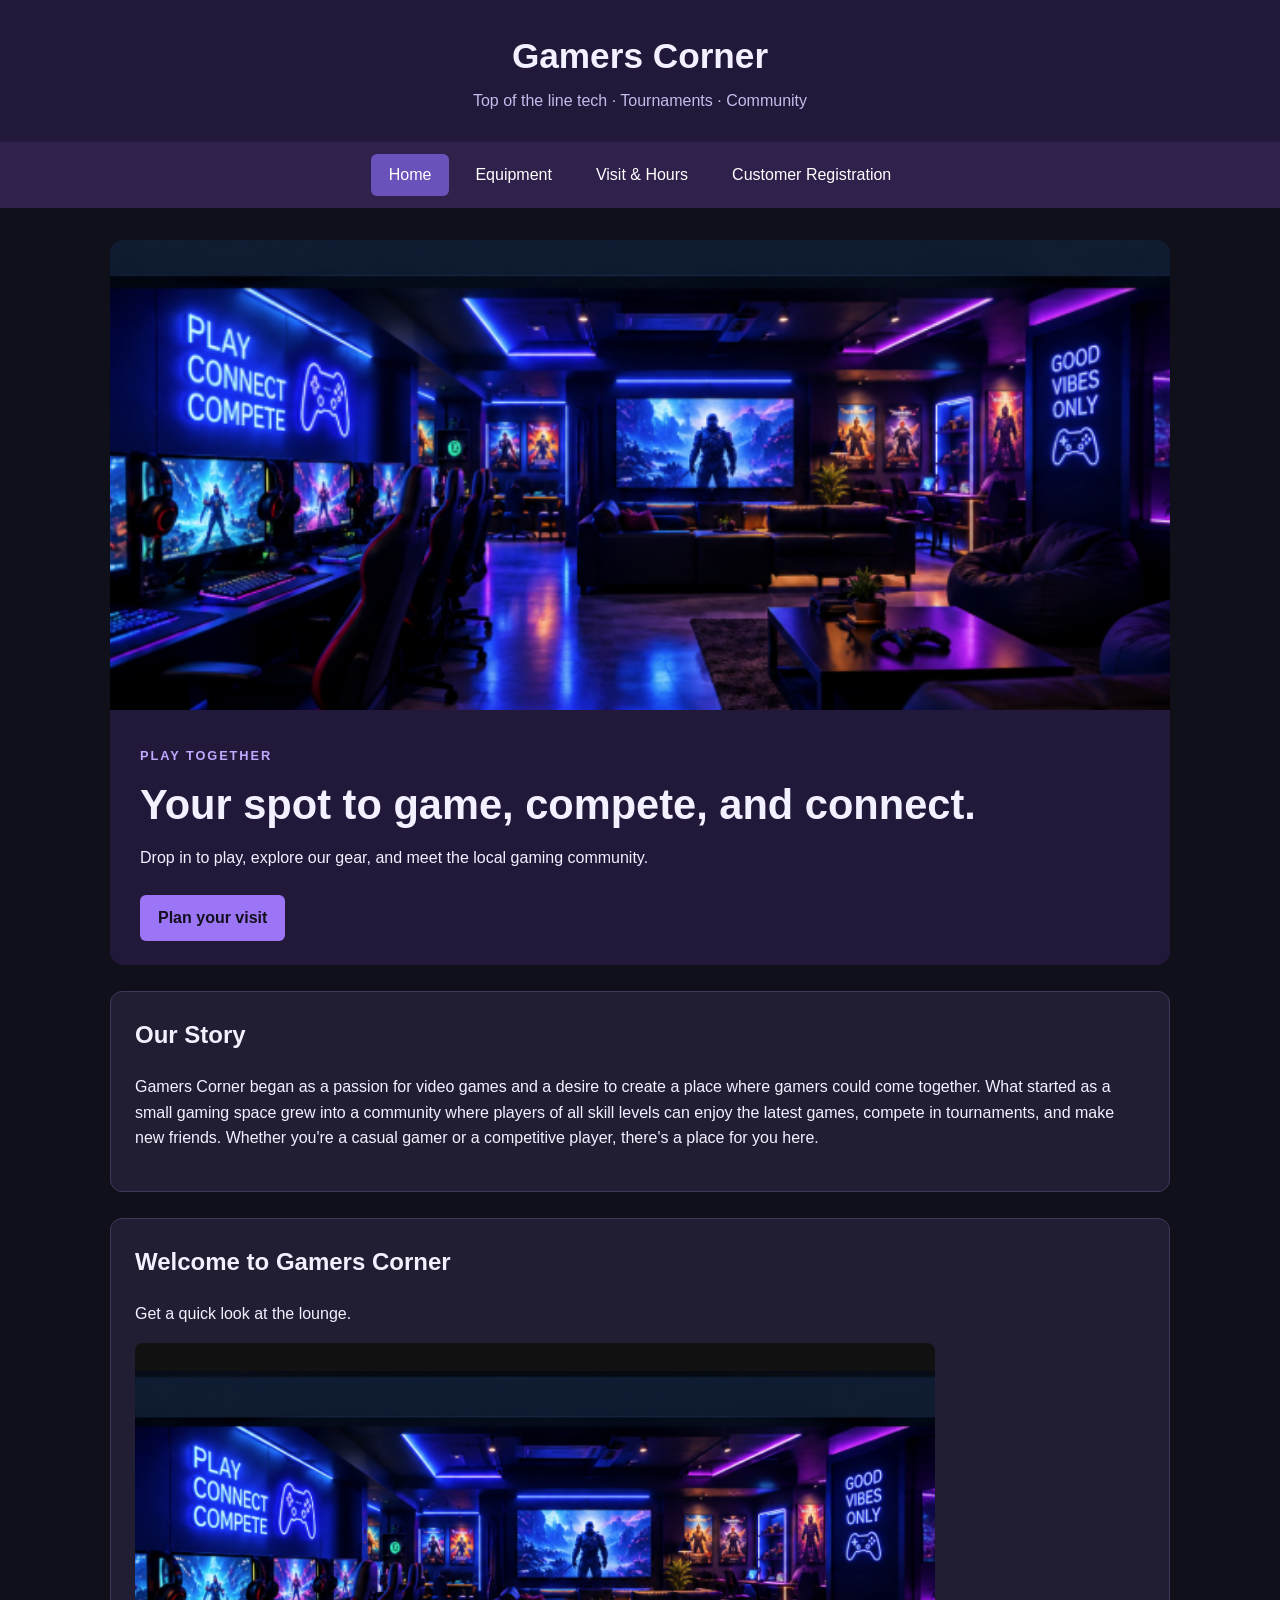
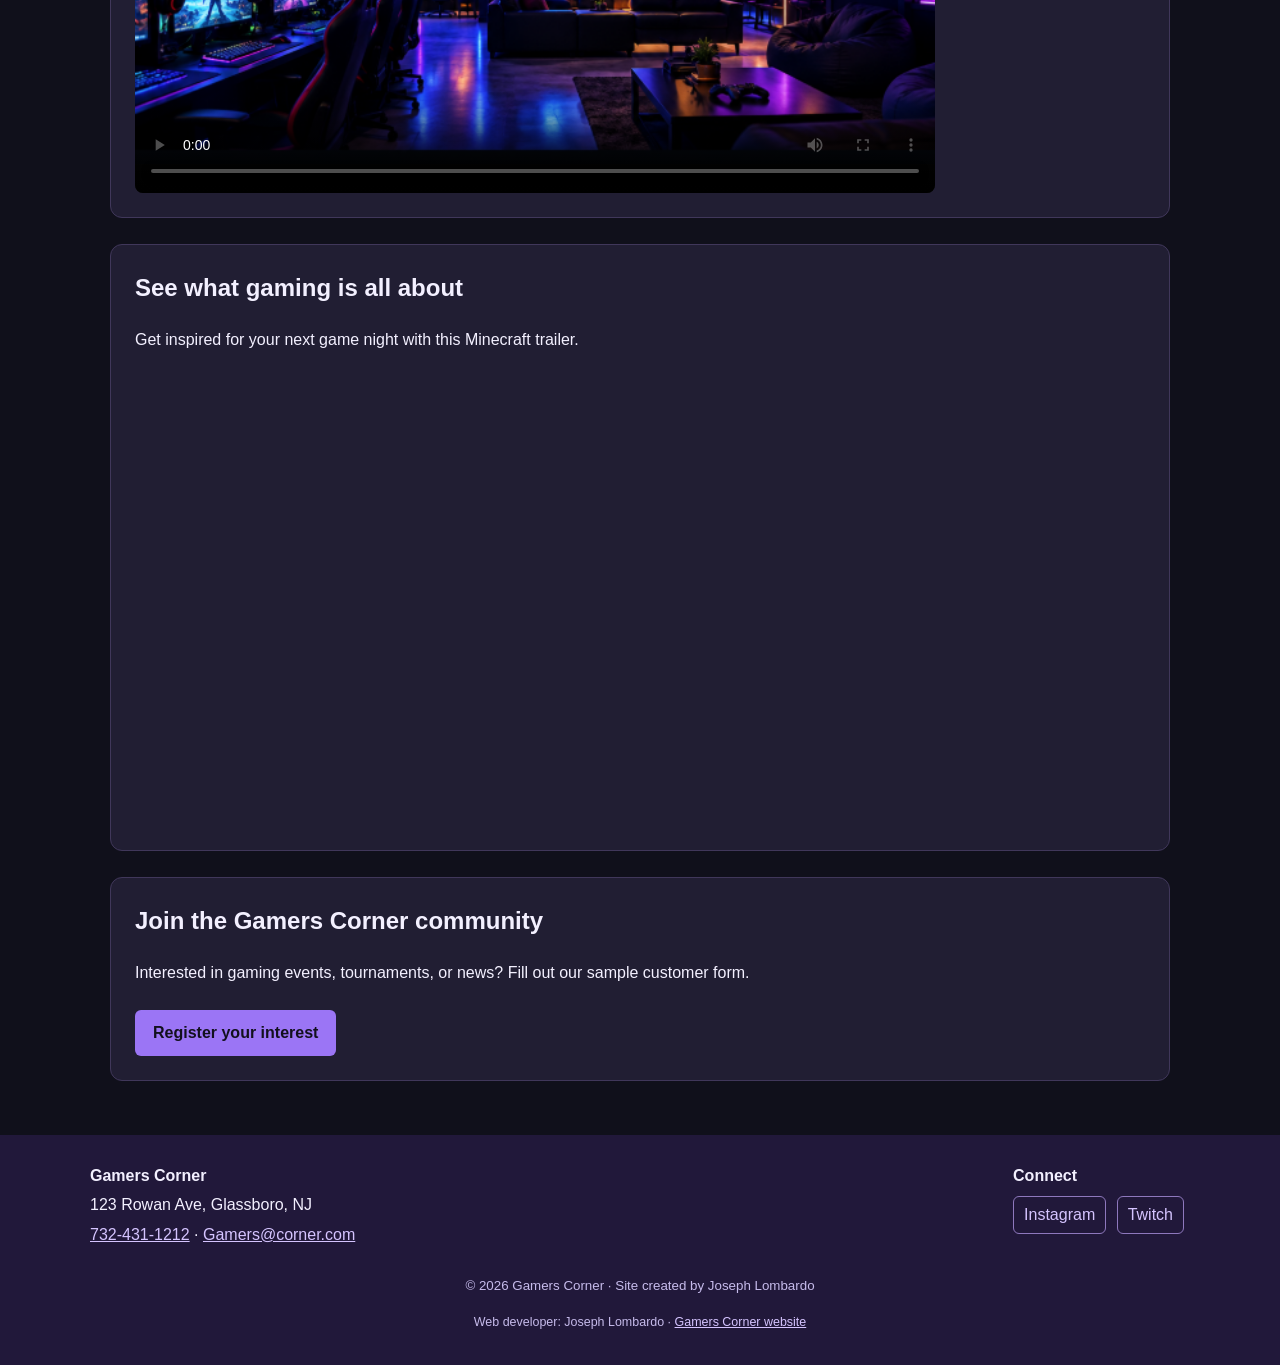
<file: index.html>
<!DOCTYPE html>
<!-- GitHub Pages website URL: REPLACE WITH YOUR ACTUAL LINK AFTER DEPLOYMENT. Example format: https://YOUR-USERNAME.github.io/GamersCorner/ -->
<html lang="en">
<head>
<meta charset="utf-8"/>
<meta content="width=device-width, initial-scale=1" name="viewport"/>
<title>Home | Gamers Corner</title>
<link href="Home_Doc.css" rel="stylesheet"/>
</head>
<body>
<header><h1>Gamers Corner</h1><p>Top of the line tech · Tournaments · Community</p></header>
<nav aria-label="Main navigation">
<a aria-current="page" href="index.html">Home</a>
<a href="ListTypes.html">Equipment</a>
<a href="HeadLines.html">Visit &amp; Hours</a>
<a href="Customer.html">Customer Registration</a>
</nav>
<main><section class="hero"><img alt="Colorful gaming lounge with computers and gaming stations" src="Gamer lounge.png"/><div class="hero-copy"><p class="eyebrow">Play together</p><h2>Your spot to game, compete, and connect.</h2><p>Drop in to play, explore our gear, and meet the local gaming community.</p><a class="button" href="HeadLines.html">Plan your visit</a></div></section><section class="panel"><h2>Our Story</h2><p>Gamers Corner began as a passion for video games and a desire to create a place where gamers could come together. What started as a small gaming space grew into a community where players of all skill levels can enjoy the latest games, compete in tournaments, and make new friends. Whether you're a casual gamer or a competitive player, there's a place for you here.</p></section><section class="panel"><h2>Welcome to Gamers Corner</h2><p>Get a quick look at the lounge.</p><video class="promo-video" controls="" playsinline="" poster="Gamer lounge.png" preload="metadata"><source src="GamersCorner_Promo.mp4" type="video/mp4"/>Your browser does not support this video.</video></section><section class="panel"><h2>See what gaming is all about</h2><p>Get inspired for your next game night with this Minecraft trailer.</p><div class="video"><iframe allow="accelerometer; autoplay; clipboard-write; encrypted-media; gyroscope; picture-in-picture; web-share" allowfullscreen="" loading="lazy" referrerpolicy="strict-origin-when-cross-origin" src="https://www.youtube.com/embed/MmB9b5njVbA" title="Minecraft official trailer"></iframe></div></section><section class="panel"><h2>Join the Gamers Corner community</h2>
<p>Interested in gaming events, tournaments, or news? Fill out our sample customer form.</p>
<a class="button" href="Customer.html">Register your interest</a></section></main>
<footer><div class="footer-inner"><div><strong>Gamers Corner</strong><p>123 Rowan Ave, Glassboro, NJ</p><p><a href="tel:+17324311212">732-431-1212</a> · <a href="mailto:Gamers@corner.com">Gamers@corner.com</a></p></div><div><strong>Connect</strong><p><a aria-label="Instagram website" class="social" href="https://www.instagram.com/" rel="noopener noreferrer" target="_blank">Instagram</a> <a aria-label="Twitch website" class="social" href="https://www.twitch.tv/" rel="noopener noreferrer" target="_blank">Twitch</a></p></div></div><small>© 2026 Gamers Corner · Site created by Joseph Lombardo</small><p class="site-credit"><span>Web developer: Joseph Lombardo</span> · <a href="index.html">Gamers Corner website</a></p></footer>
</body>
</html>
</file>
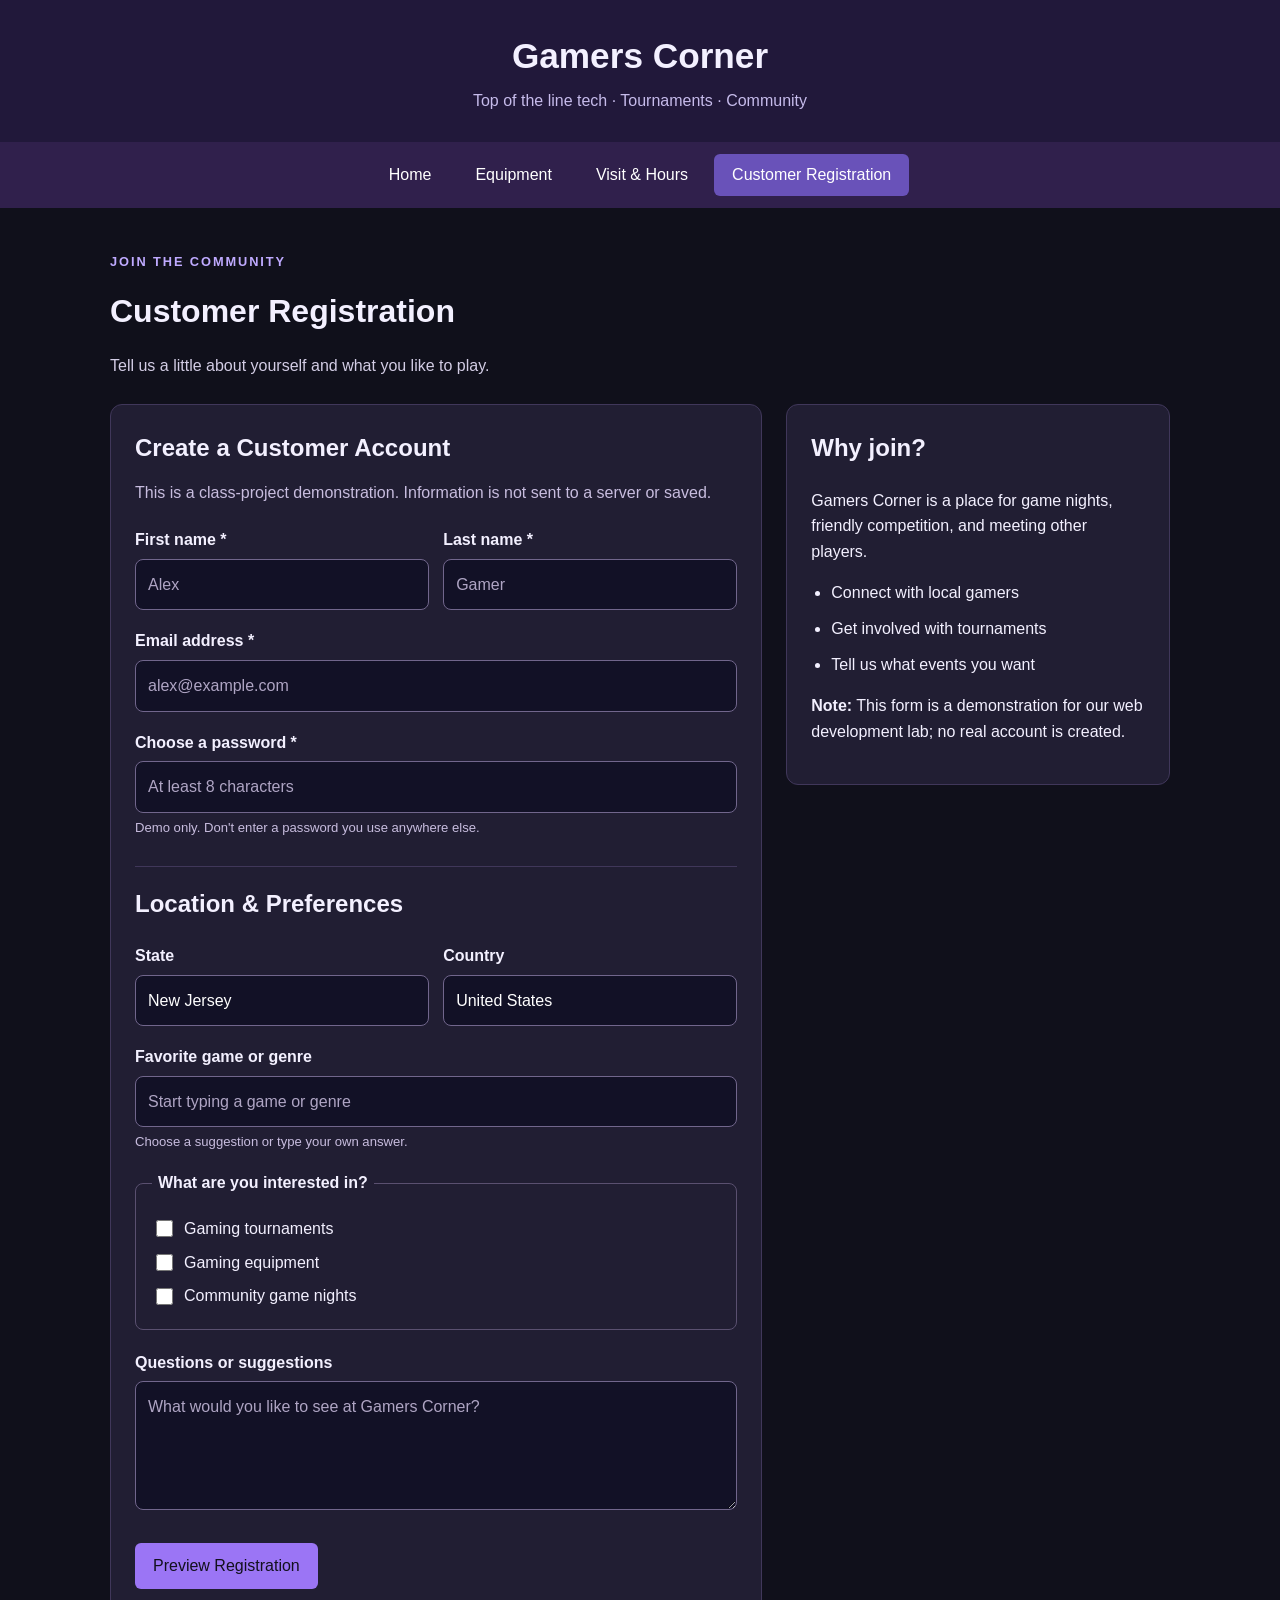
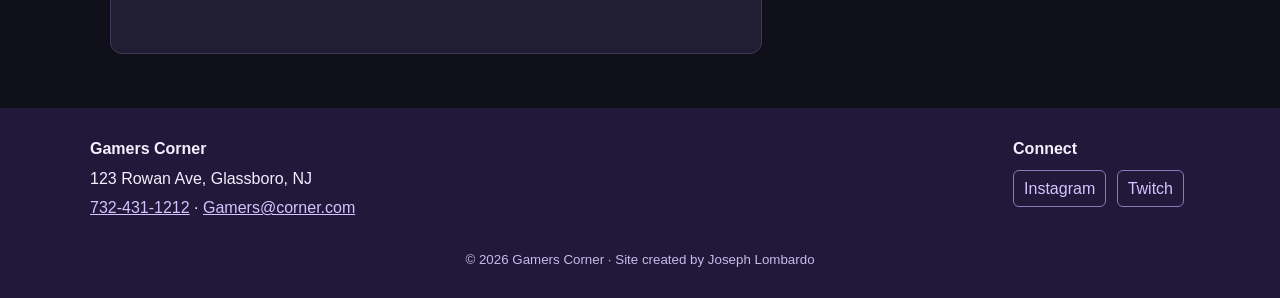
<file: Customer.html>
<!DOCTYPE html>
<html lang="en">
<head>
<meta charset="utf-8">
<meta name="viewport" content="width=device-width, initial-scale=1">
<title>Customer Registration | Gamers Corner</title>
<link rel="stylesheet" href="Home_Doc.css">
</head>
<body>
<header><h1>Gamers Corner</h1><p>Top of the line tech · Tournaments · Community</p></header>
<nav aria-label="Main navigation"><a href="index.html">Home</a><a href="ListTypes.html">Equipment</a><a href="HeadLines.html">Visit &amp; Hours</a><a href="Customer.html" aria-current="page">Customer Registration</a></nav>
<main>
<section class="page-intro"><p class="eyebrow">Join the community</p><h2>Customer Registration</h2><p>Tell us a little about yourself and what you like to play.</p></section>
<div class="form-layout">
<form class="signup-form panel" id="signup" novalidate="">
<h2>Create a Customer Account</h2>
<p class="form-note">This is a class-project demonstration. Information is not sent to a server or saved.</p>
<div class="form-row">
<div class="field"><label for="first-name">First name <span aria-hidden="true">*</span></label><input type="text" id="first-name" name="firstName" autocomplete="given-name" placeholder="Alex" required></div>
<div class="field"><label for="last-name">Last name <span aria-hidden="true">*</span></label><input type="text" id="last-name" name="lastName" autocomplete="family-name" placeholder="Gamer" required></div>
</div>
<div class="field"><label for="email">Email address <span aria-hidden="true">*</span></label><input type="email" id="email" name="email" autocomplete="email" placeholder="alex@example.com" required></div>
<div class="field"><label for="password">Choose a password <span aria-hidden="true">*</span></label><input type="password" id="password" name="password" autocomplete="new-password" minlength="8" placeholder="At least 8 characters" required><small class="help-text">Demo only. Don't enter a password you use anywhere else.</small></div>
<h2>Location &amp; Preferences</h2>
<div class="form-row">
<div class="field"><label for="state">State</label><input type="text" id="state" name="state" autocomplete="address-level1" value="New Jersey"></div>
<div class="field"><label for="country">Country</label><input type="text" id="country" name="country" autocomplete="country-name" value="United States"></div>
</div>
<div class="field"><label for="favorite-game">Favorite game or genre</label><input id="favorite-game" name="favoriteGame" list="game-options" placeholder="Start typing a game or genre"><datalist id="game-options"><option value="Valorant"><option value="Minecraft"><option value="Fortnite"><option value="Call of Duty"><option value="Rocket League"><option value="Overwatch"><option value="Strategy Games"><option value="Racing Games"></datalist><small class="help-text">Choose a suggestion or type your own answer.</small></div>
<fieldset class="interests"><legend>What are you interested in?</legend><label class="check-label"><input type="checkbox" name="interest" value="tournaments">Gaming tournaments</label><label class="check-label"><input type="checkbox" name="interest" value="equipment">Gaming equipment</label><label class="check-label"><input type="checkbox" name="interest" value="community">Community game nights</label></fieldset>
<div class="field"><label for="feedback">Questions or suggestions</label><textarea id="feedback" name="feedback" rows="4" placeholder="What would you like to see at Gamers Corner?"></textarea></div>
<button class="button submit-button" type="submit">Preview Registration</button>
<p id="form-message" class="form-message" role="status" aria-live="polite"></p>
</form>
<aside class="panel aside-panel"><h2>Why join?</h2><p>Gamers Corner is a place for game nights, friendly competition, and meeting other players.</p><ul><li>Connect with local gamers</li><li>Get involved with tournaments</li><li>Tell us what events you want</li></ul><p><strong>Note:</strong> This form is a demonstration for our web development lab; no real account is created.</p></aside>
</div>
</main>
<footer><div class="footer-inner"><div><strong>Gamers Corner</strong><p>123 Rowan Ave, Glassboro, NJ</p><p><a href="tel:+17324311212">732-431-1212</a> · <a href="mailto:Gamers@corner.com">Gamers@corner.com</a></p></div><div><strong>Connect</strong><p><a class="social" href="https://www.instagram.com/" target="_blank" rel="noopener noreferrer">Instagram</a> <a class="social" href="https://www.twitch.tv/" target="_blank" rel="noopener noreferrer">Twitch</a></p></div></div><small>© 2026 Gamers Corner · Site created by Joseph Lombardo</small></footer>
<script>
const form = document.querySelector('#signup');
form.addEventListener('submit', function (event) {
  event.preventDefault();
  const msg = document.querySelector('#form-message');
  if (!form.checkValidity()) {
    msg.textContent = 'Please check the required fields and enter a valid email and password length.';
    form.reportValidity();
    return;
  }
  msg.textContent = 'Form preview complete! This sample website does not save, transmit, or create accounts.';
  form.reset();
});
</script>
</body>
</html>
</file>
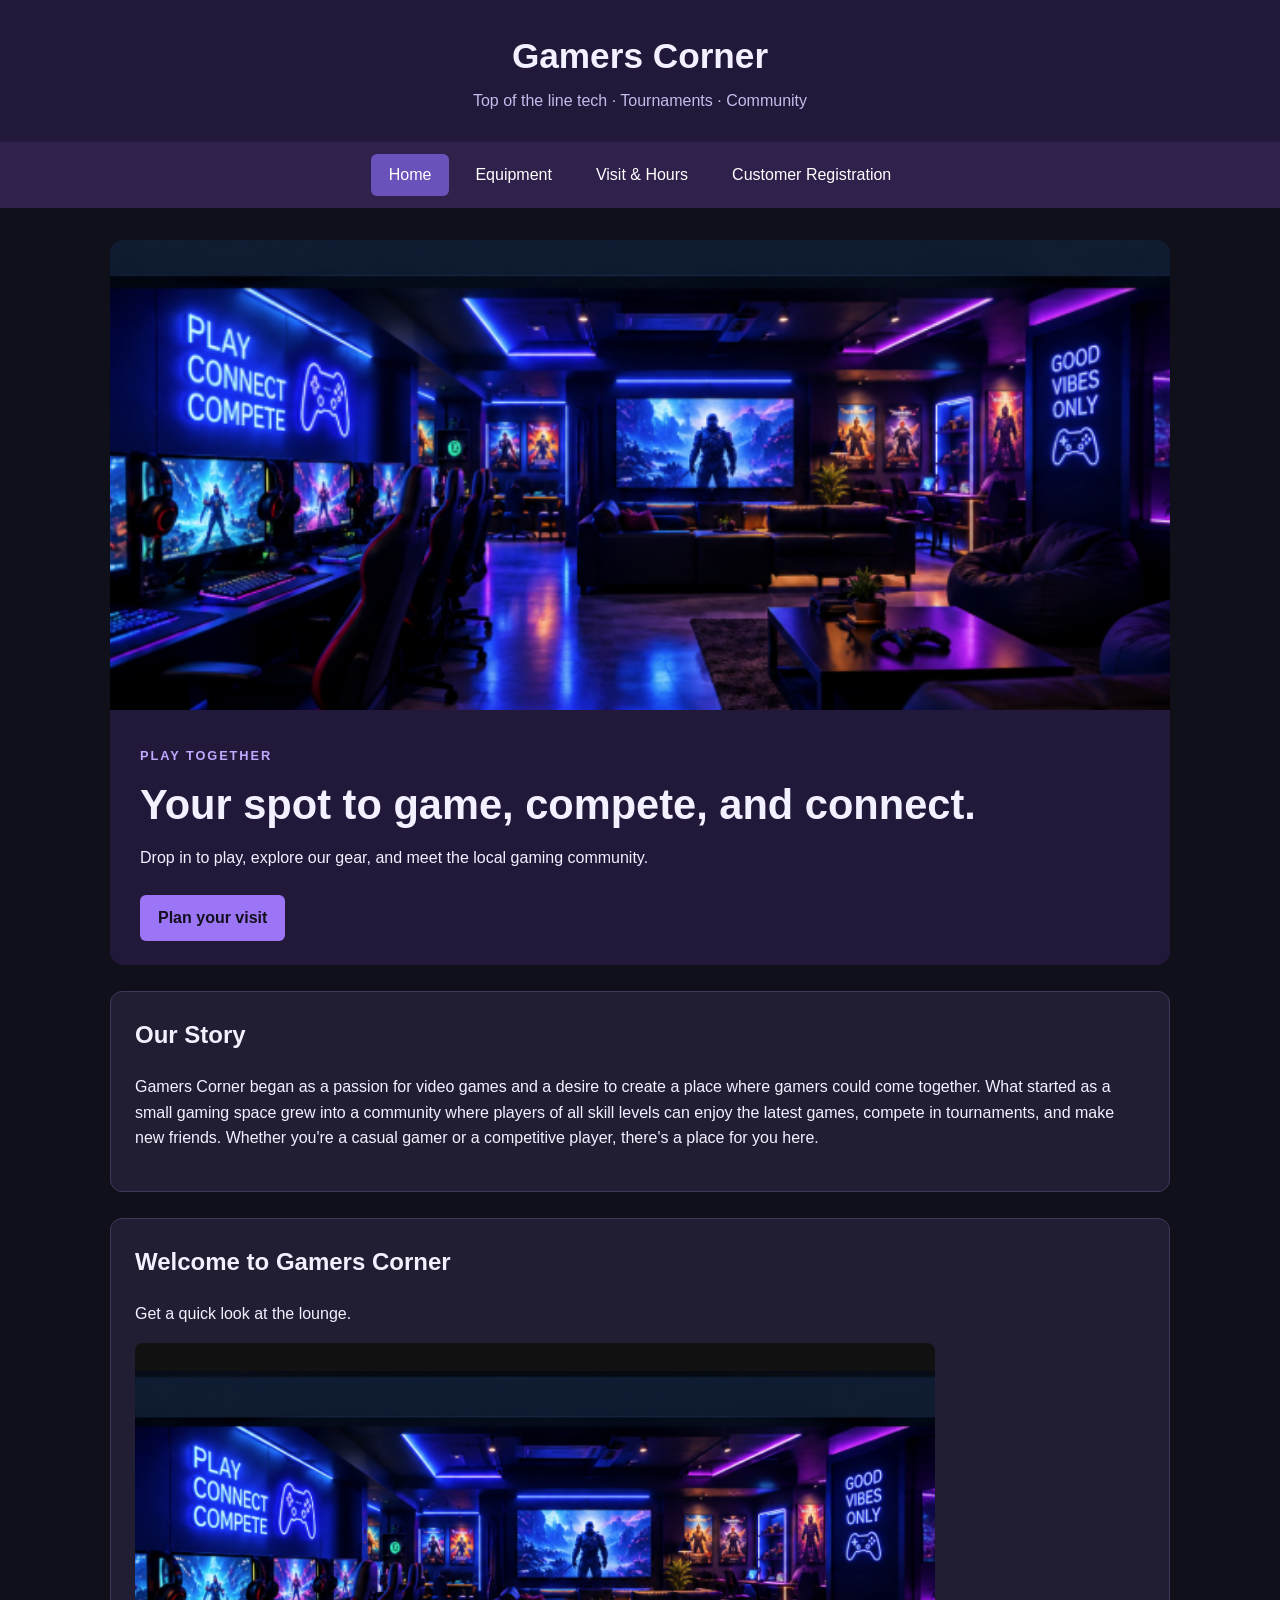
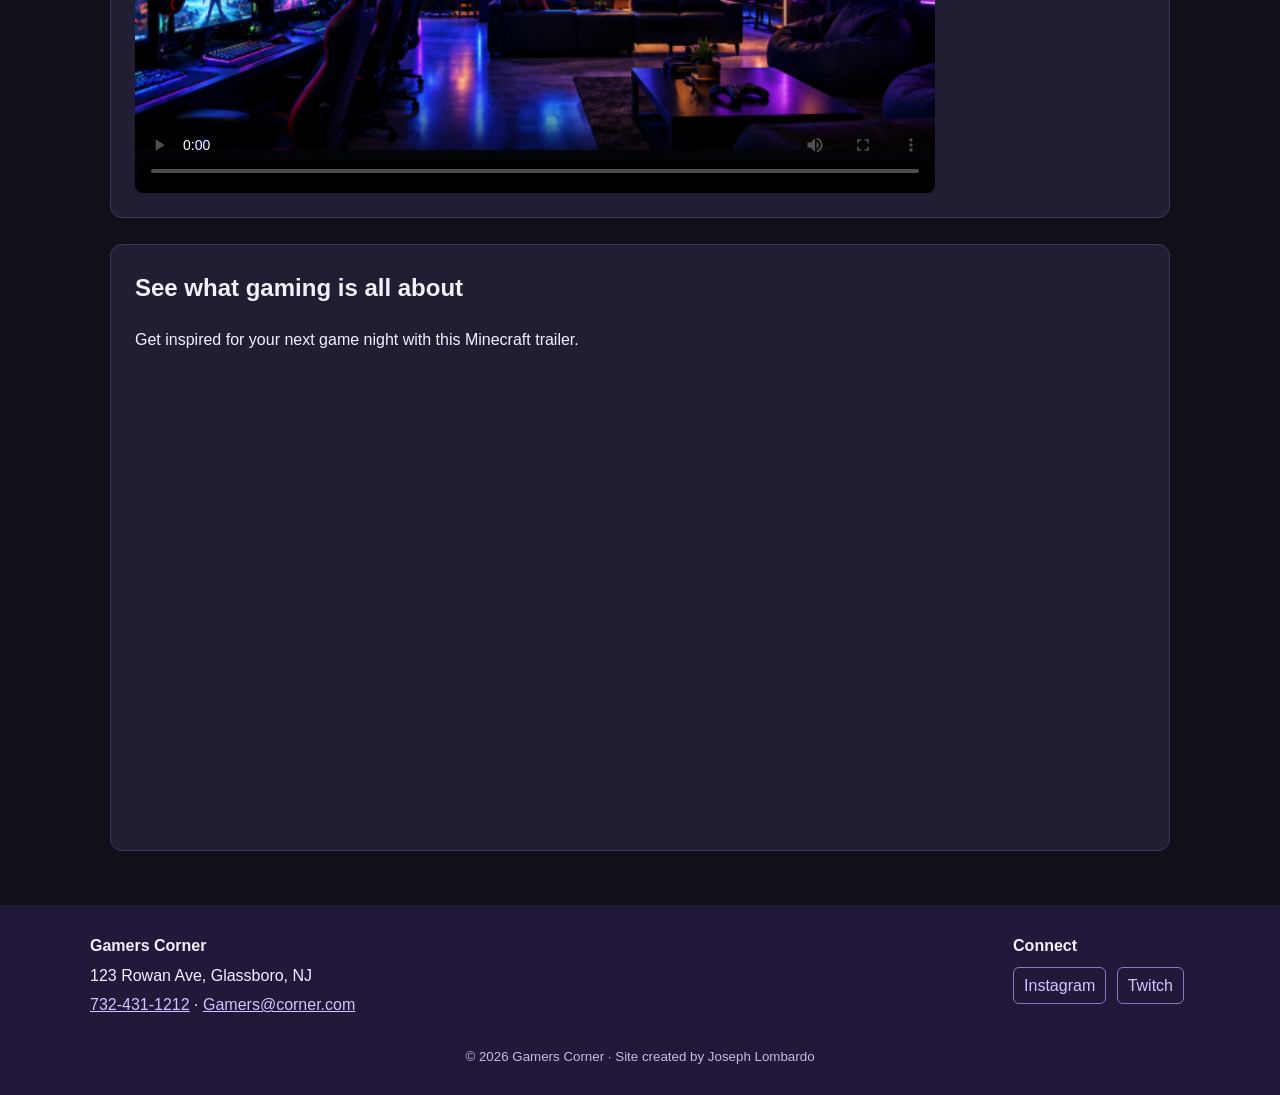
<file: GamersLounge.html>
<!DOCTYPE html>
<html lang="en">
<head>
<meta charset="utf-8"/>
<meta content="width=device-width, initial-scale=1" name="viewport"/>
<title>Home | Gamers Corner</title>
<link href="Home_Doc.css" rel="stylesheet"/>
</head>
<body>
<header><h1>Gamers Corner</h1><p>Top of the line tech · Tournaments · Community</p></header>
<nav aria-label="Main navigation">
<a aria-current="page" href="index.html">Home</a>
<a href="ListTypes.html">Equipment</a>
<a href="HeadLines.html">Visit &amp; Hours</a>
<a href="Customer.html">Customer Registration</a>
</nav>
<main><section class="hero"><img alt="Colorful gaming lounge with computers and gaming stations" src="Gamer lounge.png"/><div class="hero-copy"><p class="eyebrow">Play together</p><h2>Your spot to game, compete, and connect.</h2><p>Drop in to play, explore our gear, and meet the local gaming community.</p><a class="button" href="HeadLines.html">Plan your visit</a></div></section><section class="panel"><h2>Our Story</h2><p>Gamers Corner began as a passion for video games and a desire to create a place where gamers could come together. What started as a small gaming space grew into a community where players of all skill levels can enjoy the latest games, compete in tournaments, and make new friends. Whether you're a casual gamer or a competitive player, there's a place for you here.</p></section><section class="panel"><h2>Welcome to Gamers Corner</h2><p>Get a quick look at the lounge.</p><video class="promo-video" controls="" playsinline="" poster="Gamer lounge.png" preload="metadata"><source src="GamersCorner_Promo.mp4" type="video/mp4"/>Your browser does not support this video.</video></section><section class="panel"><h2>See what gaming is all about</h2><p>Get inspired for your next game night with this Minecraft trailer.</p><div class="video"><iframe allow="accelerometer; autoplay; clipboard-write; encrypted-media; gyroscope; picture-in-picture; web-share" allowfullscreen="" loading="lazy" referrerpolicy="strict-origin-when-cross-origin" src="https://www.youtube.com/embed/MmB9b5njVbA" title="Minecraft official trailer"></iframe></div></section></main>
<footer><div class="footer-inner"><div><strong>Gamers Corner</strong><p>123 Rowan Ave, Glassboro, NJ</p><p><a href="tel:+17324311212">732-431-1212</a> · <a href="mailto:Gamers@corner.com">Gamers@corner.com</a></p></div><div><strong>Connect</strong><p><a aria-label="Instagram website" class="social" href="https://www.instagram.com/" rel="noopener noreferrer" target="_blank">Instagram</a> <a aria-label="Twitch website" class="social" href="https://www.twitch.tv/" rel="noopener noreferrer" target="_blank">Twitch</a></p></div></div><small>© 2026 Gamers Corner · Site created by Joseph Lombardo</small></footer>
</body>
</html>
</file>
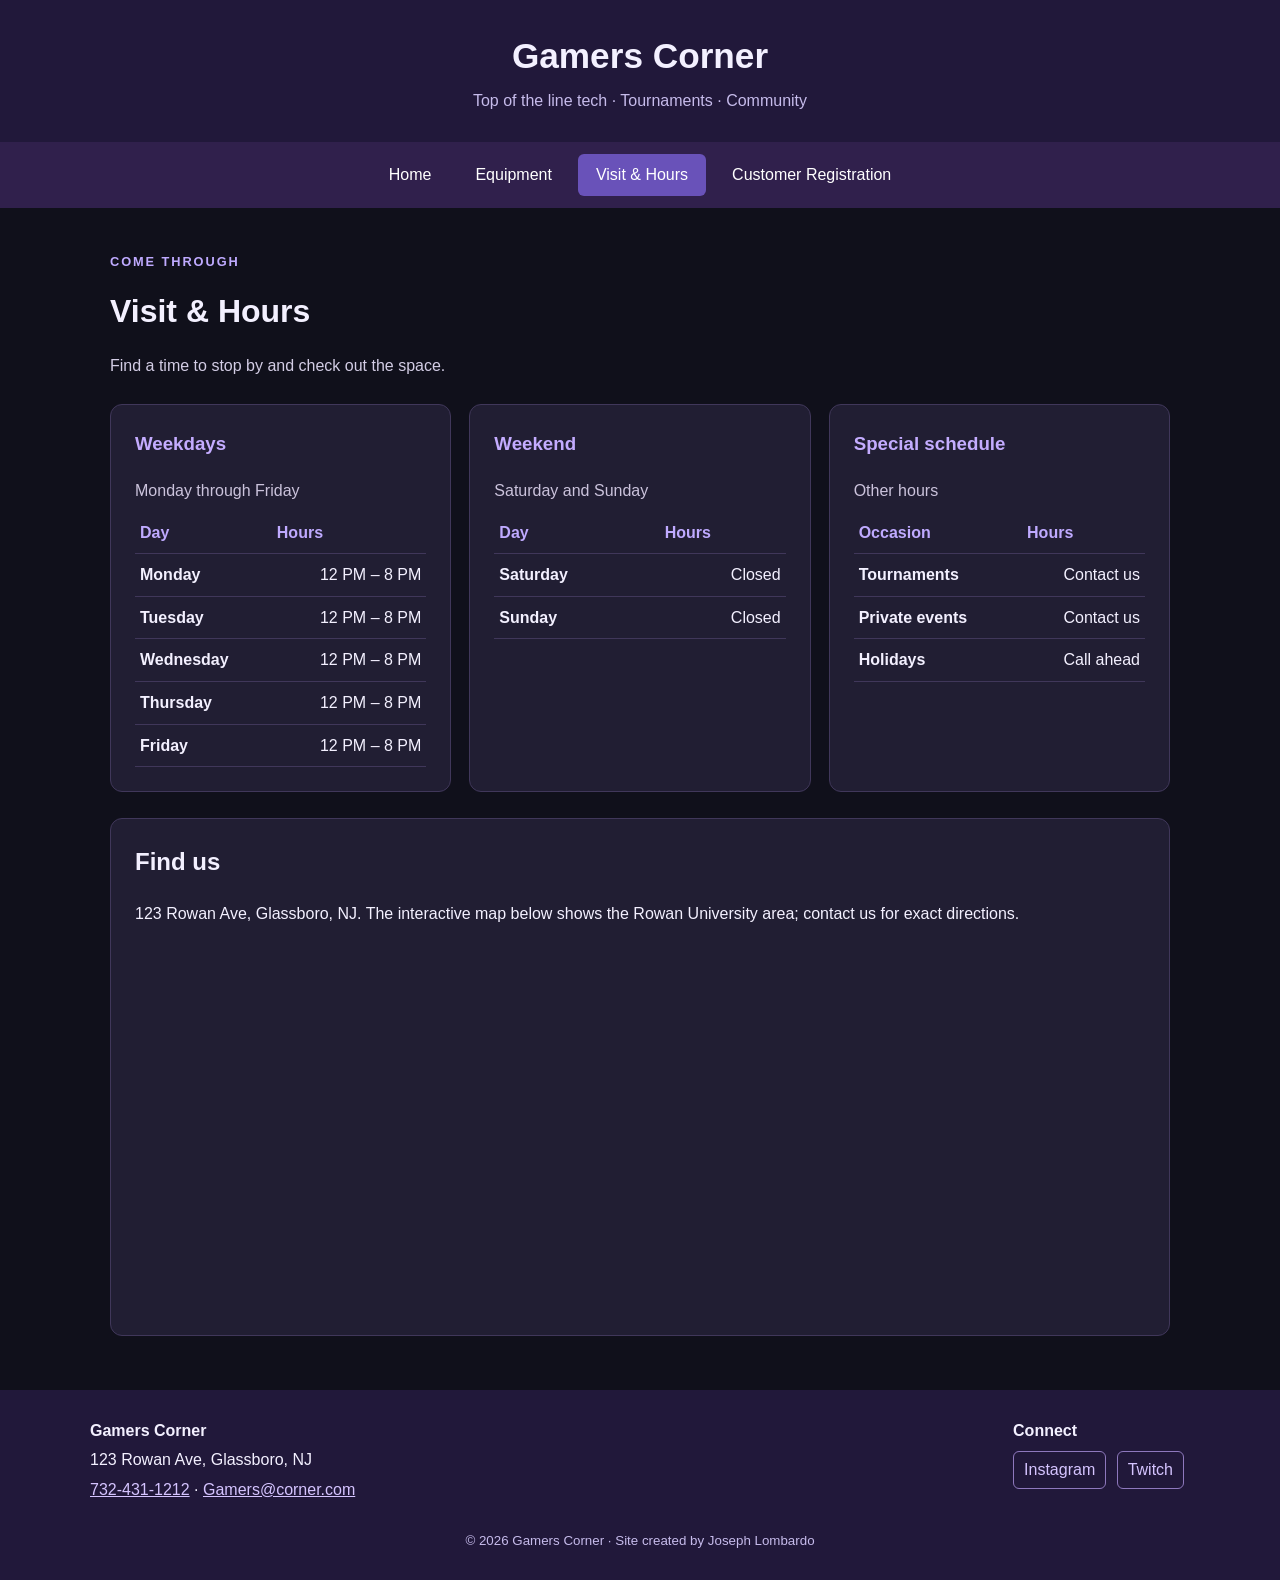
<file: HeadLines.html>
<!DOCTYPE html>
<html lang="en">
<head>
<meta charset="utf-8"/>
<meta content="width=device-width, initial-scale=1" name="viewport"/>
<title>Visit &amp; Hours | Gamers Corner</title>
<link href="Home_Doc.css" rel="stylesheet"/>
</head>
<body>
<header><h1>Gamers Corner</h1><p>Top of the line tech · Tournaments · Community</p></header>
<nav aria-label="Main navigation">
<a href="index.html">Home</a>
<a href="ListTypes.html">Equipment</a>
<a aria-current="page" href="HeadLines.html">Visit &amp; Hours</a>
<a href="Customer.html">Customer Registration</a>
</nav>
<main><section class="page-intro"><p class="eyebrow">Come through</p><h2>Visit &amp; Hours</h2><p>Find a time to stop by and check out the space.</p></section><section aria-label="Hours of operation" class="hours-grid"><div class="card"><h3>Weekdays</h3><table><caption>Monday through Friday</caption><thead><tr><th scope="col">Day</th><th scope="col">Hours</th></tr></thead><tbody><tr><th scope="row">Monday</th><td>12 PM – 8 PM</td></tr><tr><th scope="row">Tuesday</th><td>12 PM – 8 PM</td></tr><tr><th scope="row">Wednesday</th><td>12 PM – 8 PM</td></tr><tr><th scope="row">Thursday</th><td>12 PM – 8 PM</td></tr><tr><th scope="row">Friday</th><td>12 PM – 8 PM</td></tr></tbody></table></div><div class="card"><h3>Weekend</h3><table><caption>Saturday and Sunday</caption><thead><tr><th scope="col">Day</th><th scope="col">Hours</th></tr></thead><tbody><tr><th scope="row">Saturday</th><td>Closed</td></tr><tr><th scope="row">Sunday</th><td>Closed</td></tr></tbody></table></div><div class="card"><h3>Special schedule</h3><table><caption>Other hours</caption><thead><tr><th scope="col">Occasion</th><th scope="col">Hours</th></tr></thead><tbody><tr><th scope="row">Tournaments</th><td>Contact us</td></tr><tr><th scope="row">Private events</th><td>Contact us</td></tr><tr><th scope="row">Holidays</th><td>Call ahead</td></tr></tbody></table></div></section><section class="panel"><h2>Find us</h2><p>123 Rowan Ave, Glassboro, NJ. The interactive map below shows the Rowan University area; contact us for exact directions.</p><iframe class="map" loading="lazy" referrerpolicy="no-referrer-when-downgrade" src="https://www.google.com/maps?q=Rowan+University%2C+Glassboro%2C+NJ&amp;output=embed" title="Map of the Rowan University area"></iframe></section></main>
<footer><div class="footer-inner"><div><strong>Gamers Corner</strong><p>123 Rowan Ave, Glassboro, NJ</p><p><a href="tel:+17324311212">732-431-1212</a> · <a href="mailto:Gamers@corner.com">Gamers@corner.com</a></p></div><div><strong>Connect</strong><p><a aria-label="Instagram website" class="social" href="https://www.instagram.com/" rel="noopener noreferrer" target="_blank">Instagram</a> <a aria-label="Twitch website" class="social" href="https://www.twitch.tv/" rel="noopener noreferrer" target="_blank">Twitch</a></p></div></div><small>© 2026 Gamers Corner · Site created by Joseph Lombardo</small></footer>
</body>
</html>
</file>
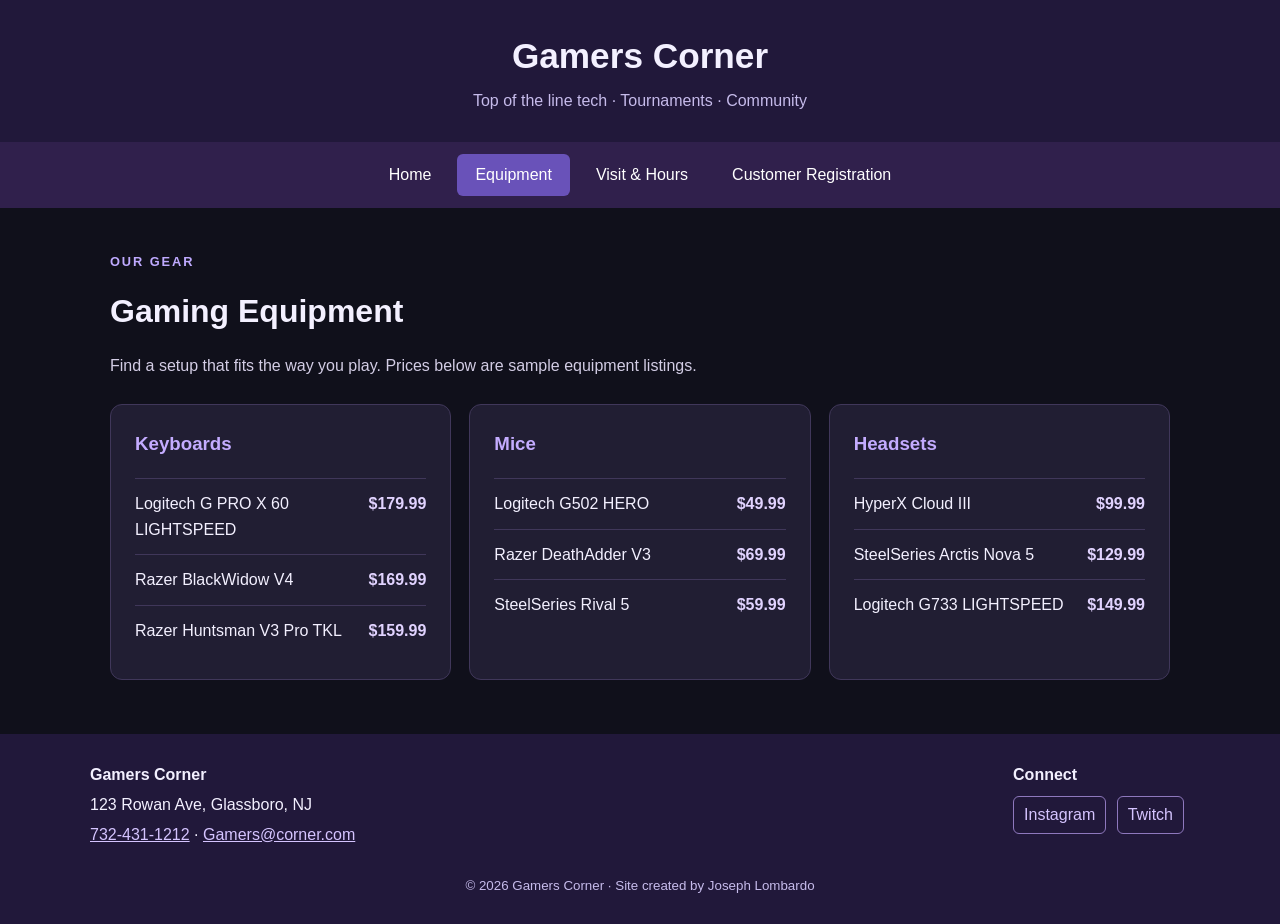
<file: ListTypes.html>
<!DOCTYPE html>
<html lang="en">
<head>
<meta charset="utf-8"/>
<meta content="width=device-width, initial-scale=1" name="viewport"/>
<title>Equipment | Gamers Corner</title>
<link href="Home_Doc.css" rel="stylesheet"/>
</head>
<body>
<header><h1>Gamers Corner</h1><p>Top of the line tech · Tournaments · Community</p></header>
<nav aria-label="Main navigation">
<a href="index.html">Home</a>
<a aria-current="page" href="ListTypes.html">Equipment</a>
<a href="HeadLines.html">Visit &amp; Hours</a>
<a href="Customer.html">Customer Registration</a>
</nav>
<main><section class="page-intro"><p class="eyebrow">Our gear</p><h2>Gaming Equipment</h2><p>Find a setup that fits the way you play. Prices below are sample equipment listings.</p></section><section aria-label="Equipment categories" class="equipment-grid"><div class="card"><h3>Keyboards</h3><ul><li><span>Logitech G PRO X 60 LIGHTSPEED</span><strong>$179.99</strong></li><li><span>Razer BlackWidow V4</span><strong>$169.99</strong></li><li><span>Razer Huntsman V3 Pro TKL</span><strong>$159.99</strong></li></ul></div><div class="card"><h3>Mice</h3><ul><li><span>Logitech G502 HERO</span><strong>$49.99</strong></li><li><span>Razer DeathAdder V3</span><strong>$69.99</strong></li><li><span>SteelSeries Rival 5</span><strong>$59.99</strong></li></ul></div><div class="card"><h3>Headsets</h3><ul><li><span>HyperX Cloud III</span><strong>$99.99</strong></li><li><span>SteelSeries Arctis Nova 5</span><strong>$129.99</strong></li><li><span>Logitech G733 LIGHTSPEED</span><strong>$149.99</strong></li></ul></div></section></main>
<footer><div class="footer-inner"><div><strong>Gamers Corner</strong><p>123 Rowan Ave, Glassboro, NJ</p><p><a href="tel:+17324311212">732-431-1212</a> · <a href="mailto:Gamers@corner.com">Gamers@corner.com</a></p></div><div><strong>Connect</strong><p><a aria-label="Instagram website" class="social" href="https://www.instagram.com/" rel="noopener noreferrer" target="_blank">Instagram</a> <a aria-label="Twitch website" class="social" href="https://www.twitch.tv/" rel="noopener noreferrer" target="_blank">Twitch</a></p></div></div><small>© 2026 Gamers Corner · Site created by Joseph Lombardo</small></footer>
</body>
</html>
</file>
<file: Home_Doc.css>
*{box-sizing:border-box}html{font-family:Arial,Helvetica,sans-serif;color:#f3f0ff;background:#10101b}body{margin:0;line-height:1.6}header{text-align:center;padding:28px 16px;background:#21183a}h1{margin:0;font-size:2.2rem}header p{margin:4px 0 0;color:#c6bbeb}nav{display:flex;justify-content:center;gap:8px;flex-wrap:wrap;padding:12px;background:#30204c}nav a{color:#fff;text-decoration:none;padding:8px 18px;border-radius:6px}nav a:hover,nav a:focus-visible,nav a[aria-current=page]{background:#6952b9}main{max-width:1100px;margin:auto;padding:32px 20px 54px}.hero{position:relative;border-radius:14px;overflow:hidden;background:#201b33}.hero img{display:block;width:100%;max-height:470px;object-fit:cover}.hero-copy{padding:24px 30px;background:#21183a}.hero-copy h2{font-size:clamp(1.8rem,4vw,2.6rem);line-height:1.2;margin:6px 0}.eyebrow{text-transform:uppercase;letter-spacing:.15em;color:#bfaaff;font-size:.8rem;font-weight:bold}.button{display:inline-block;background:#9b75f5;color:#12101d;text-decoration:none;font-weight:bold;border-radius:6px;padding:10px 18px;margin-top:8px}.button:hover,.button:focus-visible{background:#c2a8ff}.panel,.card{background:#211e33;border:1px solid #40375a;border-radius:12px;padding:24px}.panel{margin-top:26px}.panel h2,.card h3{margin-top:0}.page-intro{margin-bottom:26px}.page-intro h2{font-size:2rem;margin:0}.page-intro p:last-child{color:#d3cde5}.equipment-grid,.hours-grid{display:flex;gap:18px;align-items:stretch;flex-wrap:wrap}.equipment-grid .card,.hours-grid .card{flex:1 1 280px;min-width:0}.card h3{color:#c4acff}.card ul{padding:0;list-style:none;margin:0}.card li{display:flex;justify-content:space-between;gap:12px;padding:12px 0;border-top:1px solid #40375a}.card li strong{white-space:nowrap;color:#e1d3ff}.video{aspect-ratio:16/9;max-width:800px}.video iframe{width:100%;height:100%;border:0;border-radius:8px}.map{width:100%;height:360px;border:0;border-radius:8px}table{width:100%;border-collapse:collapse;text-align:left}caption{text-align:left;color:#cbc3dc;margin-bottom:8px}th,td{padding:8px 5px;border-bottom:1px solid #40375a}td{text-align:right;white-space:nowrap}thead{color:#bfaaff}footer{background:#21183a;padding:28px 20px;text-align:center}.footer-inner{max-width:1100px;margin:auto;display:flex;justify-content:space-between;gap:24px;text-align:left;flex-wrap:wrap}footer p{margin:4px 0}footer a{color:#d5c4ff}.social{display:inline-block;border:1px solid #8e78bd;border-radius:6px;padding:5px 10px;margin:4px 6px 4px 0;text-decoration:none}footer small{display:block;margin-top:24px;color:#c6bbeb}@media(max-width:650px){.footer-inner{display:block}.footer-inner>div+div{margin-top:18px}main{padding:20px 14px 36px}.card,.panel{padding:18px}}
.promo-video{display:block;width:100%;max-width:800px;aspect-ratio:16/9;background:#111;border-radius:8px}


/* Lab 2: accessible forms and responsive design */
.form-layout{display:grid;grid-template-columns:minmax(0,1.7fr) minmax(230px,1fr);gap:24px;align-items:start}
.form-layout .panel{margin-top:0}
.signup-form h2:not(:first-child){margin-top:28px;padding-top:18px;border-top:1px solid #40375a}
.form-note,.help-text{color:#c8bddf}
.form-note{margin-top:-8px;margin-bottom:22px}
.form-row{display:grid;grid-template-columns:repeat(2,minmax(0,1fr));gap:14px}
.field{margin-bottom:18px;min-width:0}
.field label{display:block;margin-bottom:6px;font-weight:600}
.field input,.field textarea{width:100%;padding:12px;background:#121126;color:#fff;border:1px solid #71668c;border-radius:8px;font:inherit;min-width:0}
.field input::placeholder,.field textarea::placeholder{color:#afa5c4}
.field input:focus-visible,.field textarea:focus-visible{outline:3px solid #aa8fff;outline-offset:1px}
.field small{display:block;font-size:.82rem;margin-top:4px}
fieldset.interests{border:1px solid #5a5070;border-radius:8px;margin:0 0 20px;padding:12px 16px}
fieldset.interests legend{padding:0 6px;font-weight:600}
.check-label{display:flex;align-items:center;gap:8px;margin:8px 0}
.check-label input{width:17px;height:17px;accent-color:#aa8fff}
.submit-button{border:0;cursor:pointer;font:inherit}
.form-message{margin-bottom:0;color:#d9c9ff;min-height:1.5em;font-weight:600}
.aside-panel ul{padding-left:20px}
.aside-panel li{margin-bottom:10px}
.site-credit{font-size:.78rem;margin-top:16px;color:#c6bbeb}
@media(max-width:740px){.form-layout{grid-template-columns:1fr}.aside-panel{order:2}}
@media(max-width:480px){header{padding:20px 12px}header h1{font-size:1.7rem}nav{gap:5px;padding:8px}nav a{padding:8px 10px;font-size:.88rem}.form-row{grid-template-columns:1fr}.hero-copy{padding:18px}.page-intro h2{font-size:1.65rem}.map{height:280px}}
</file>
